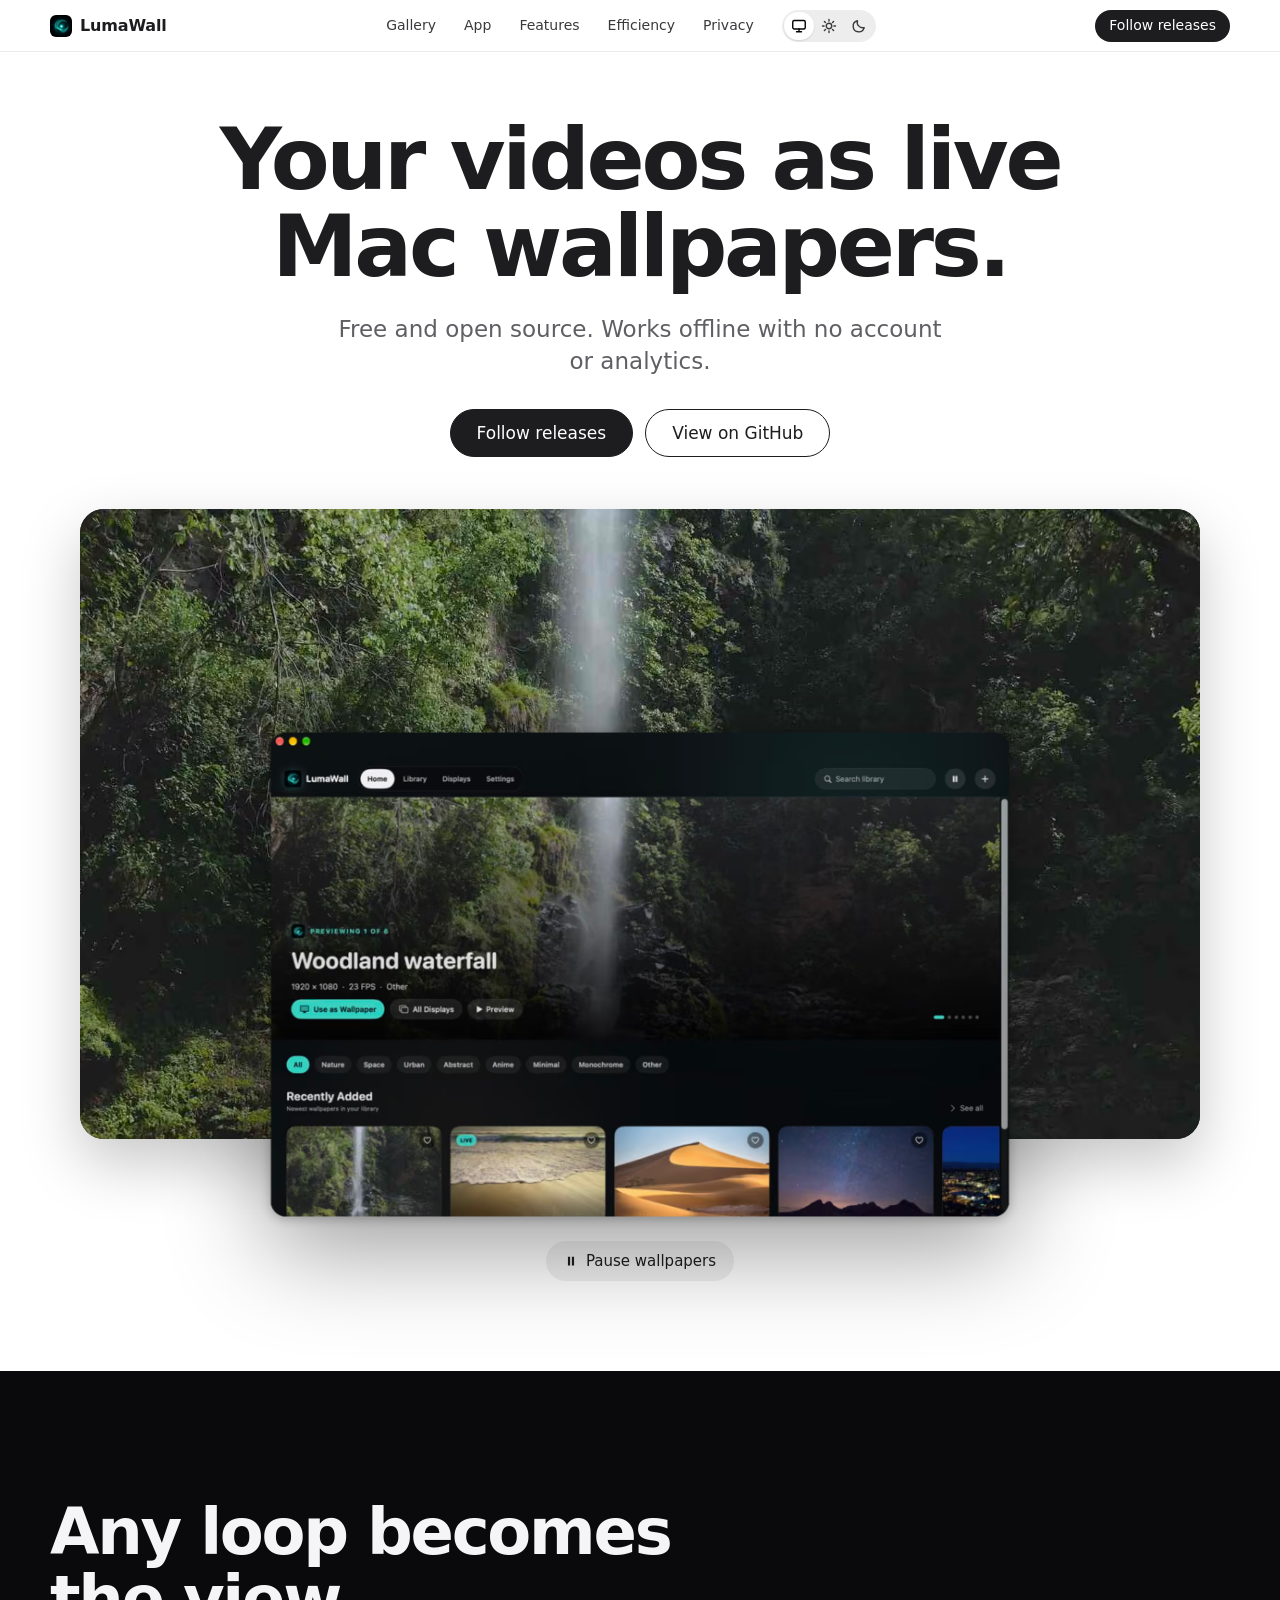
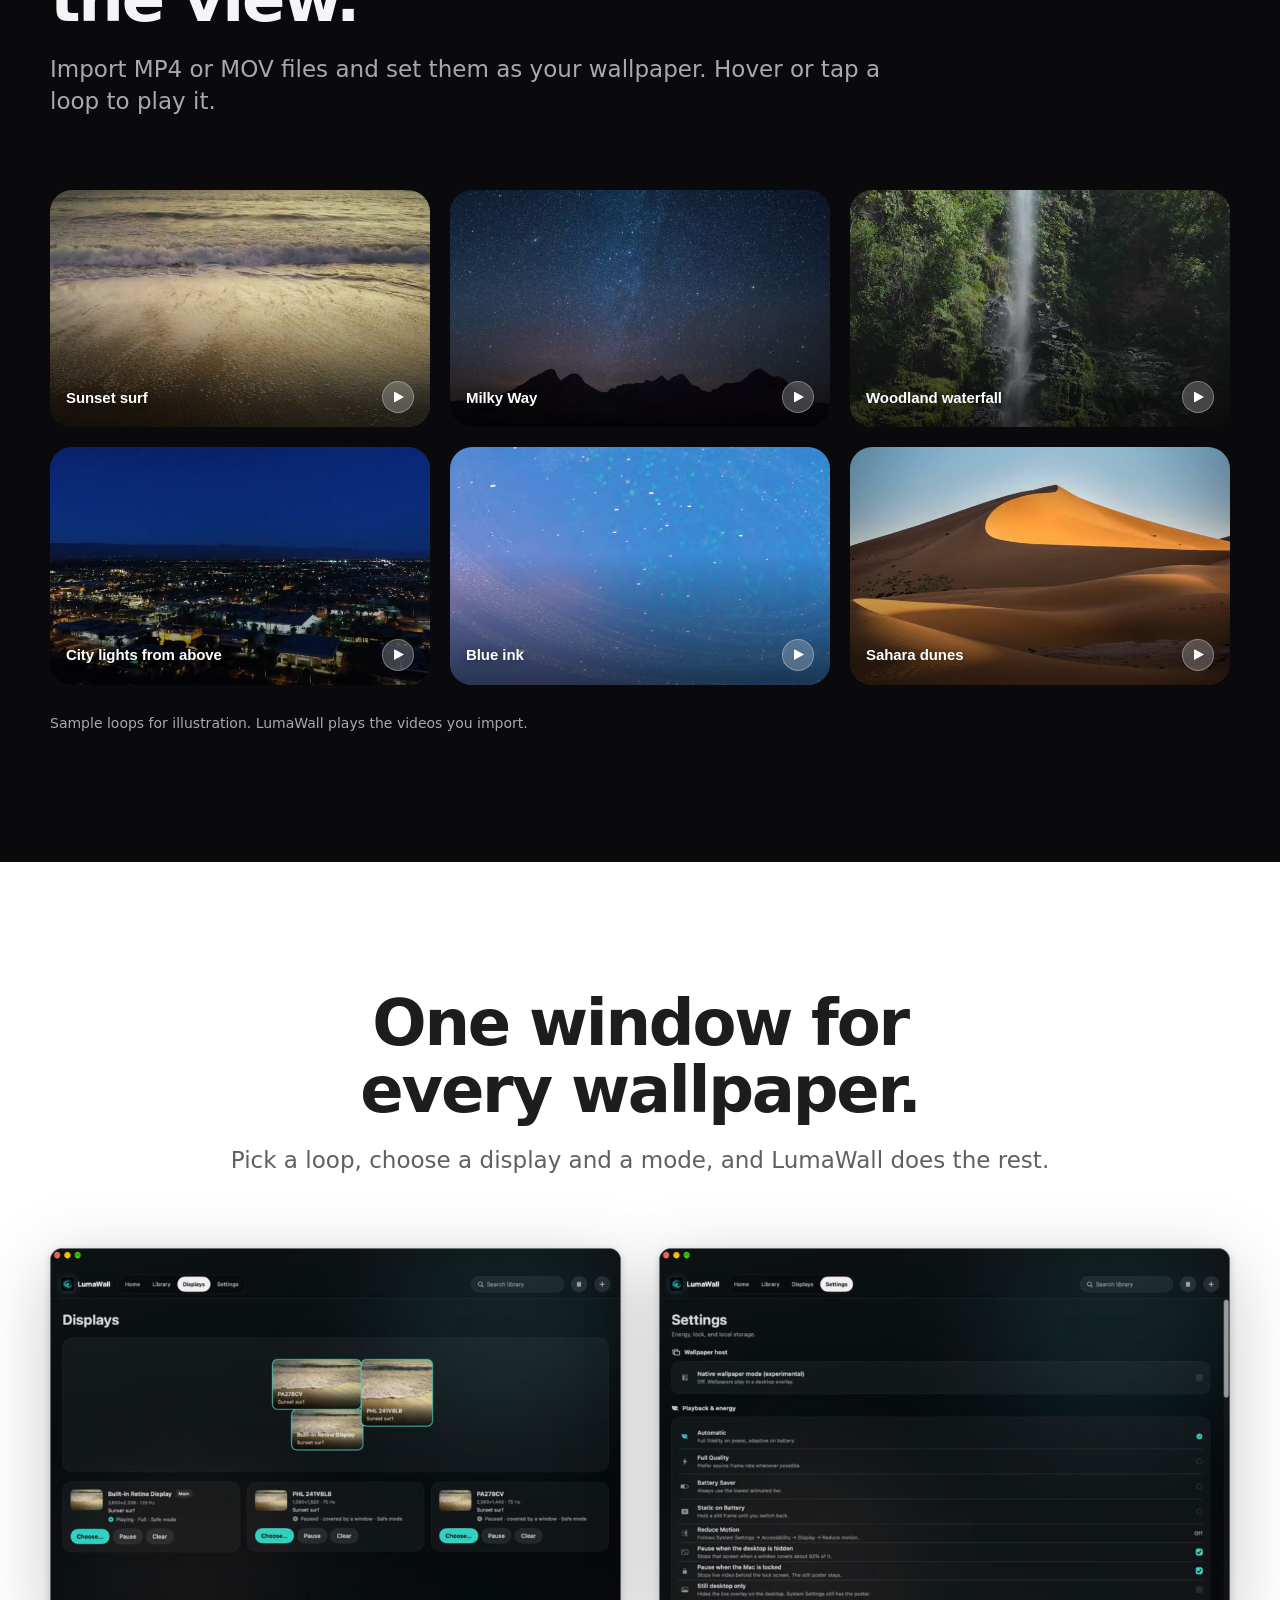
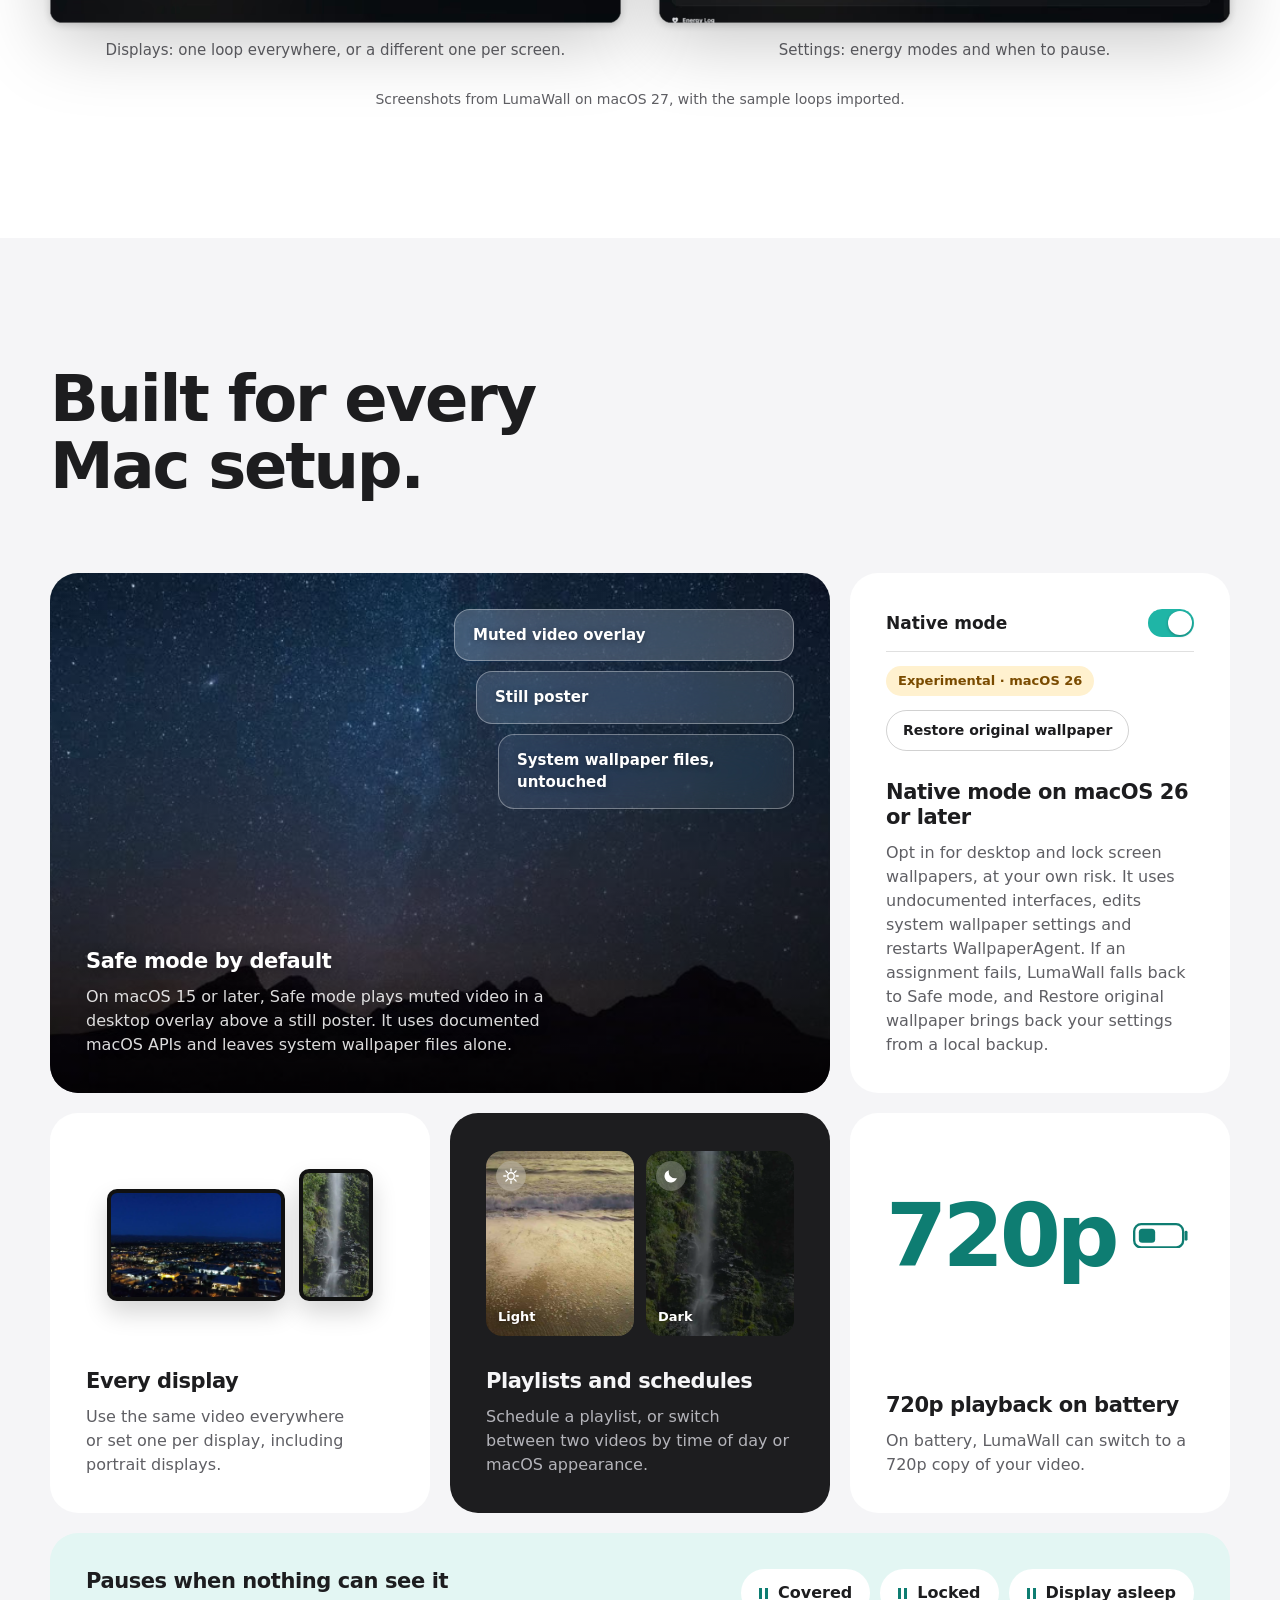
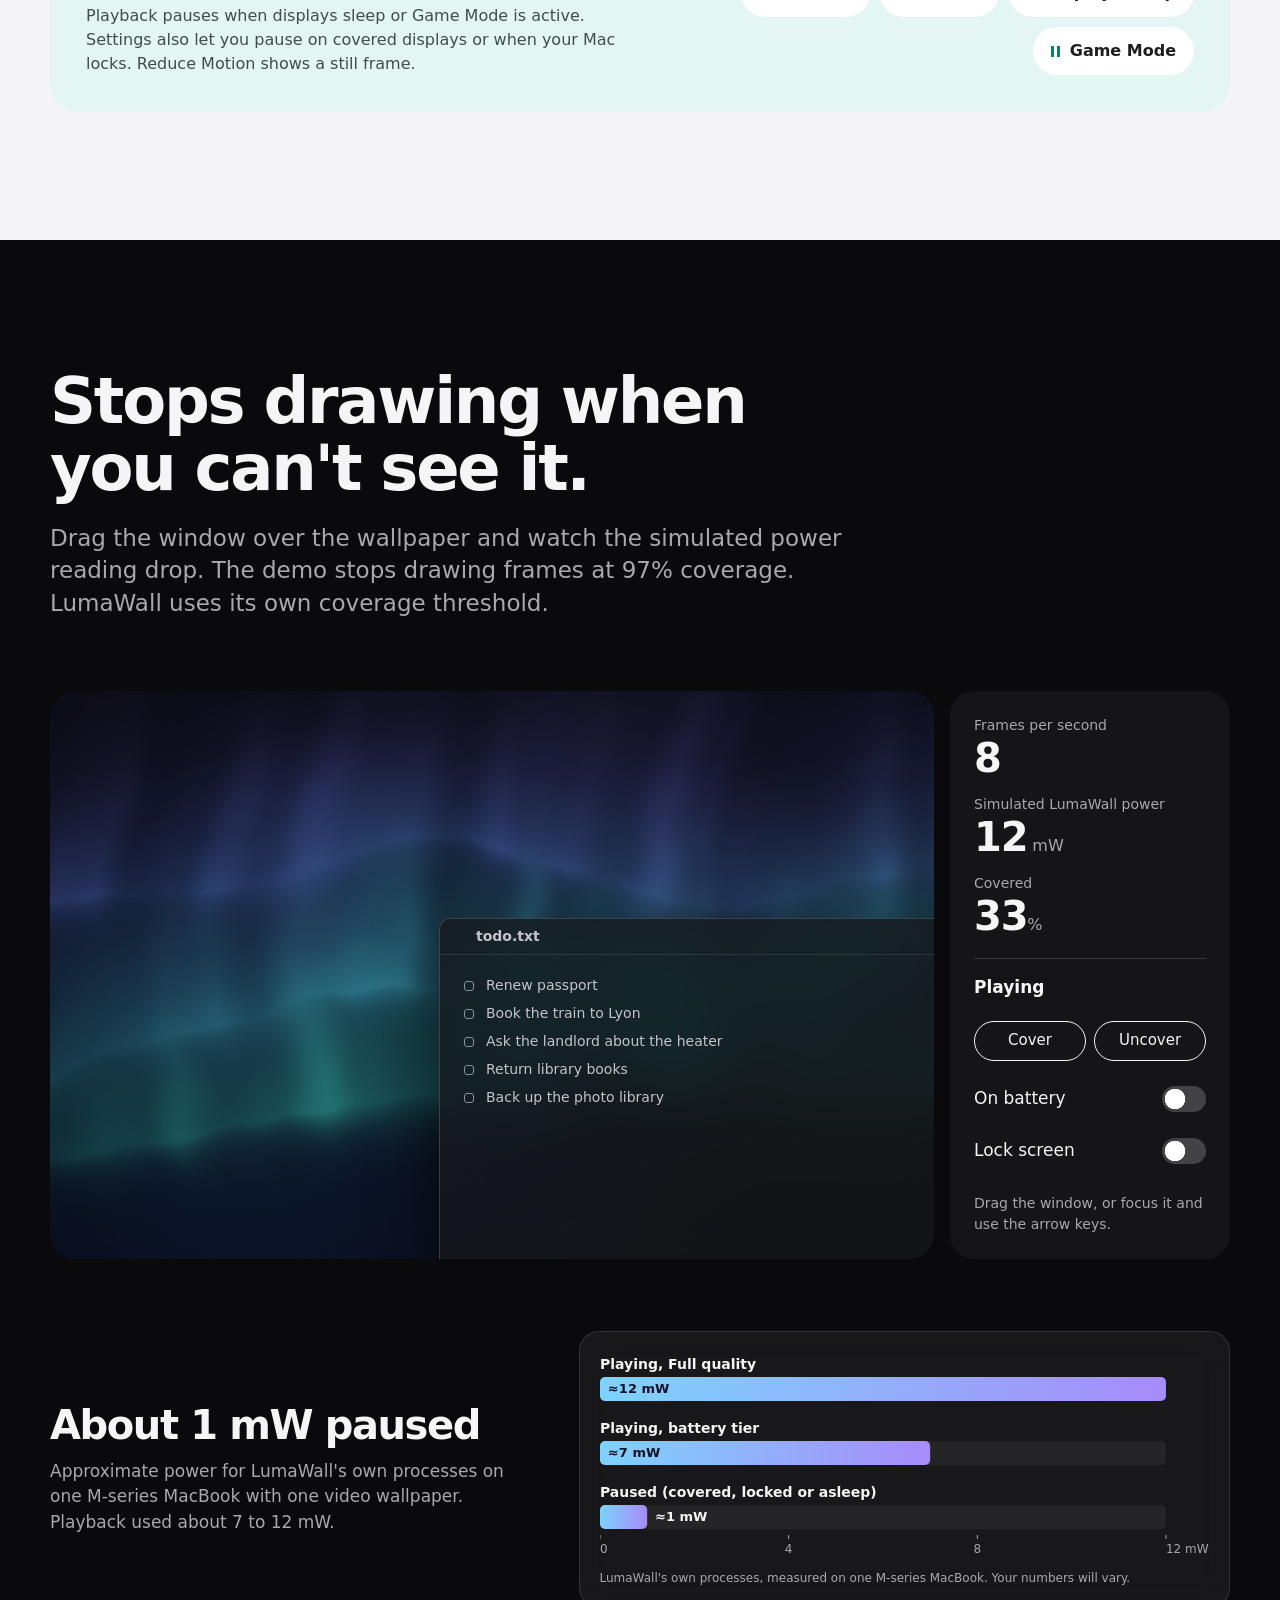
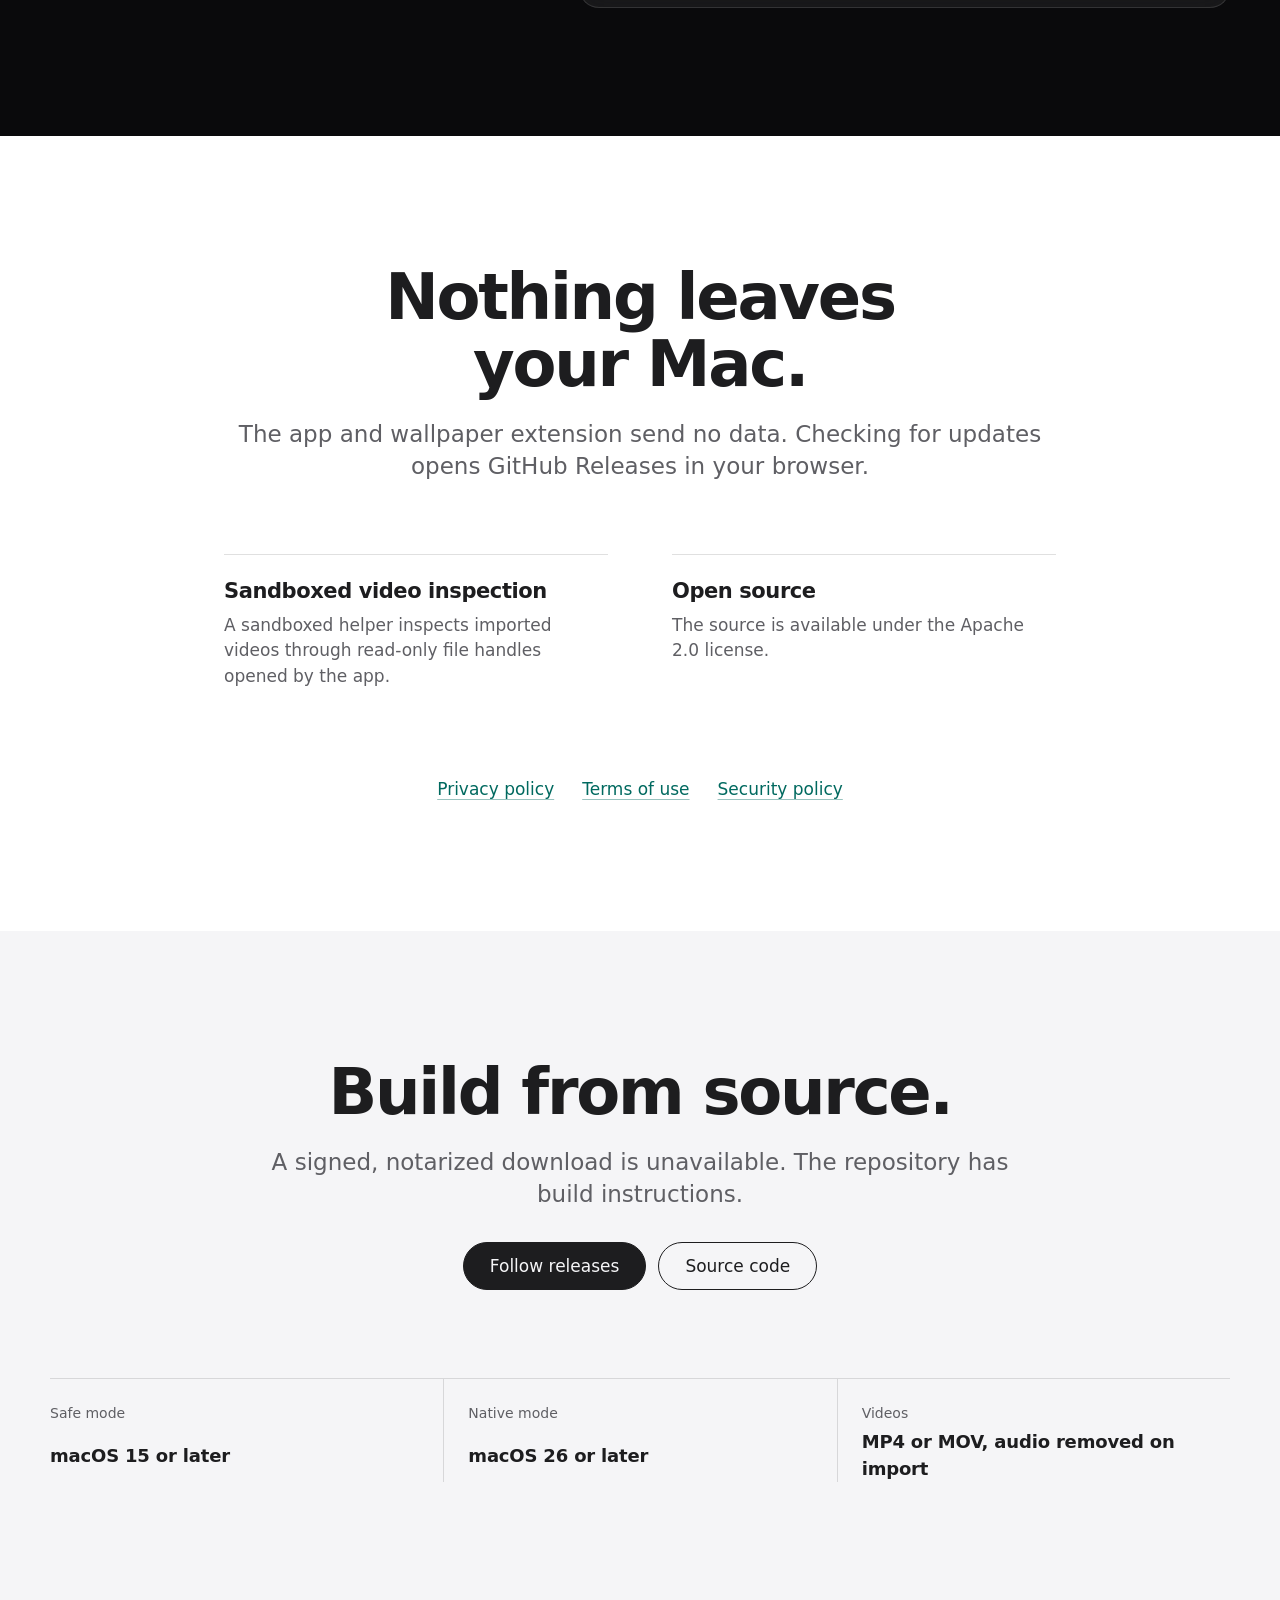
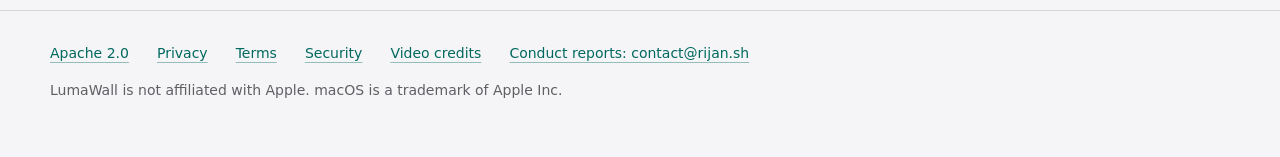
<file: site/index.html>
<!doctype html>
<html lang="en">
  <head>
    <meta charset="utf-8" />
    <meta name="viewport" content="width=device-width, initial-scale=1, viewport-fit=cover" />
    <title>LumaWall: Your videos as live Mac wallpapers.</title>
    <meta
      name="description"
      content="Your videos as live Mac wallpapers. Free and open source. Works offline with no account or analytics."
    />
    <meta name="color-scheme" content="light dark" />
    <meta name="theme-color" content="#ffffff" media="(prefers-color-scheme: light)" />
    <meta name="theme-color" content="#141416" media="(prefers-color-scheme: dark)" />
    <link rel="canonical" href="https://lumawall.rijan.sh/" />
    <meta property="og:type" content="website" />
    <meta property="og:url" content="https://lumawall.rijan.sh/" />
    <meta property="og:title" content="LumaWall: Your videos as live Mac wallpapers." />
    <meta property="og:description" content="Free and open source. Works offline with no account or analytics." />
    <meta property="og:image" content="https://lumawall.rijan.sh/og.png" />
    <meta property="og:image:width" content="1200" />
    <meta property="og:image:height" content="630" />
    <meta property="og:image:alt" content="LumaWall: Your videos as live Mac wallpapers. A waterfall runs down a mossy cliff." />
    <meta property="og:site_name" content="LumaWall" />
    <meta name="twitter:card" content="summary_large_image" />
    <meta name="twitter:title" content="LumaWall: Your videos as live Mac wallpapers." />
    <meta name="twitter:description" content="Free and open source. Works offline with no account or analytics." />
    <meta name="twitter:image" content="https://lumawall.rijan.sh/og.png" />
    <meta name="twitter:image:alt" content="LumaWall: Your videos as live Mac wallpapers. A waterfall runs down a mossy cliff." />
    <link rel="icon" href="/favicon.ico" sizes="16x16 32x32 48x48" />
    <link rel="apple-touch-icon" href="/apple-touch-icon.png" sizes="180x180" />
    <link rel="manifest" href="/site.webmanifest" />
    <link rel="stylesheet" href="styles.css" />
    <link rel="stylesheet" href="css/hero.css" />
    <link rel="stylesheet" href="css/gallery.css" />
    <link rel="stylesheet" href="css/app.css" />
    <link rel="stylesheet" href="css/features.css" />
    <link rel="stylesheet" href="css/efficiency.css" />
    <link rel="stylesheet" href="css/energy.css" />
    <script src="js/theme.js"></script>
    <script type="module" src="js/main.js"></script>
  </head>
  <body>
    <a class="skip" href="#main">Skip to content</a>

    <header class="nav" data-tone="light">
      <nav class="nav-inner" aria-label="Sections" data-nav>
        <a class="brand" href="#top"><img src="icon.png" alt="" width="22" height="22" />LumaWall</a>
        <ul id="nav-menu" data-nav-menu>
          <li><a href="#gallery">Gallery</a></li>
          <li><a href="#app">App</a></li>
          <li><a href="#features">Features</a></li>
          <li><a href="#efficiency">Efficiency</a></li>
          <li><a href="#privacy">Privacy</a></li>
          <li class="theme-li" hidden>
            <div class="theme-switch" role="group" aria-label="Colour theme" data-theme-switch>
              <button type="button" data-choice="system" aria-pressed="true" aria-label="System theme" title="System">
                <svg viewBox="0 0 16 16" aria-hidden="true"><rect x="1.75" y="2.5" width="12.5" height="8.5" rx="1.5" /><path d="M5.5 13.75h5M8 11v2.75" /></svg><span>System</span>
              </button>
              <button type="button" data-choice="light" aria-pressed="false" aria-label="Light theme" title="Light">
                <svg viewBox="0 0 16 16" aria-hidden="true"><circle cx="8" cy="8" r="2.75" /><path d="M8 1.5v1.6M8 12.9v1.6M1.5 8h1.6M12.9 8h1.6M3.4 3.4l1.1 1.1M11.5 11.5l1.1 1.1M12.6 3.4l-1.1 1.1M4.5 11.5l-1.1 1.1" /></svg><span>Light</span>
              </button>
              <button type="button" data-choice="dark" aria-pressed="false" aria-label="Dark theme" title="Dark">
                <svg viewBox="0 0 16 16" aria-hidden="true"><path d="M13.2 9.6A5.6 5.6 0 0 1 6.4 2.8a5.6 5.6 0 1 0 6.8 6.8z" /></svg><span>Dark</span>
              </button>
            </div>
          </li>
        </ul>
        <a class="nav-cta" href="https://github.com/Luseefor/LumaWall/releases">Follow releases</a>
        <button type="button" class="nav-toggle" data-nav-toggle aria-expanded="false" aria-controls="nav-menu" aria-label="Menu" hidden>
          <svg viewBox="0 0 20 20" aria-hidden="true"><line class="l1" x1="3" y1="6.5" x2="17" y2="6.5" /><line class="l2" x1="3" y1="13.5" x2="17" y2="13.5" /></svg>
        </button>
      </nav>
    </header>

    <main id="main">
      <section class="hero" id="top" aria-labelledby="hero-title">
        <div class="hero-copy">
          <h1 id="hero-title">Your videos as live Mac wallpapers.</h1>
          <p class="lede">Free and open source. Works offline with no account or analytics.</p>
          <div class="actions">
            <a class="button primary" href="https://github.com/Luseefor/LumaWall/releases">Follow releases</a>
            <a class="button" href="https://github.com/Luseefor/LumaWall">View on GitHub</a>
          </div>
        </div>

        <div class="rig-wrap">
          <figure class="shot" role="img" aria-label="The LumaWall window over a Mac desktop that is playing a video wallpaper">
            <div class="shot-desktop" data-cycle="5200">
                  <picture class="poster"><source type="image/avif" srcset="media/wall-3-800.avif 800w, media/wall-3-1600.avif 1600w" sizes="(min-width: 1200px) 1080px, 96vw" /><source type="image/webp" srcset="media/wall-3-800.webp 800w, media/wall-3-1600.webp 1600w" sizes="(min-width: 1200px) 1080px, 96vw" /><img src="media/wall-3-800.jpg" srcset="media/wall-3-800.jpg 800w, media/wall-3-1600.jpg 1600w" sizes="(min-width: 1200px) 1080px, 96vw" width="1600" height="900" alt="" decoding="async" fetchpriority="high" /></picture>
                  <video class="layer on" data-layer data-src="media/wall-3.mp4" muted loop playsinline preload="none" disablepictureinpicture disableremoteplayback aria-hidden="true" tabindex="-1" ></video>
                  <video class="layer" data-layer data-src="media/wall-2.mp4" muted loop playsinline preload="none" disablepictureinpicture disableremoteplayback aria-hidden="true" tabindex="-1" ></video>
                  <video class="layer" data-layer data-src="media/wall-1.mp4" muted loop playsinline preload="none" disablepictureinpicture disableremoteplayback aria-hidden="true" tabindex="-1" ></video>
            </div>
            <picture class="shot-window"><source type="image/avif" srcset="media/app-home-800.avif 800w, media/app-home-1324.avif 1324w" sizes="(min-width: 1200px) 720px, 66vw" /><source type="image/webp" srcset="media/app-home-800.webp 800w, media/app-home-1324.webp 1324w" sizes="(min-width: 1200px) 720px, 66vw" /><img src="media/app-home-800.jpg" srcset="media/app-home-800.jpg 800w, media/app-home-1324.jpg 1324w" sizes="(min-width: 1200px) 720px, 66vw" width="1324" height="869" alt="" decoding="async" /></picture>
          </figure>
          <button type="button" class="pill" data-hero-pause aria-pressed="false">
            <svg viewBox="0 0 16 16" width="14" height="14" aria-hidden="true"><path d="M4.5 3h2.5v10H4.5zM9 3h2.5v10H9z" fill="currentColor" /></svg>
            <span data-label>Pause wallpapers</span>
          </button>
        </div>
      </section>

      <section class="section dark" id="gallery" aria-labelledby="gallery-title">
        <div class="wrap">
          <header class="head" data-reveal>
            <h2 id="gallery-title">Any loop becomes the view.</h2>
            <p>Import MP4 or MOV files and set them as your wallpaper. Hover or tap a loop to play it.</p>
          </header>
          <ul class="cards" data-reveal>
          <li>
            <button class="card" type="button" data-card aria-pressed="false" aria-label="Play sunset surf">
              <picture class="poster"><source type="image/avif" srcset="media/wall-1-800.avif 800w, media/wall-1-1600.avif 1600w" sizes="(min-width: 1200px) 380px, (min-width: 901px) 31vw, (min-width: 601px) 45vw, 82vw" /><source type="image/webp" srcset="media/wall-1-800.webp 800w, media/wall-1-1600.webp 1600w" sizes="(min-width: 1200px) 380px, (min-width: 901px) 31vw, (min-width: 601px) 45vw, 82vw" /><img src="media/wall-1-800.jpg" srcset="media/wall-1-800.jpg 800w, media/wall-1-1600.jpg 1600w" sizes="(min-width: 1200px) 380px, (min-width: 901px) 31vw, (min-width: 601px) 45vw, 82vw" width="1600" height="900" alt="" decoding="async" loading="lazy" /></picture>
              <video class="card-video" data-src="media/wall-1.mp4" muted loop playsinline preload="none" disablepictureinpicture disableremoteplayback aria-hidden="true" tabindex="-1" ></video>
              <span class="card-cap"><span>Sunset surf</span><span class="card-state" aria-hidden="true"></span></span>
            </button>
          </li>
          <li>
            <button class="card" type="button" data-card aria-pressed="false" aria-label="Play milky way">
              <picture class="poster"><source type="image/avif" srcset="media/wall-2-800.avif 800w, media/wall-2-1600.avif 1600w" sizes="(min-width: 1200px) 380px, (min-width: 901px) 31vw, (min-width: 601px) 45vw, 82vw" /><source type="image/webp" srcset="media/wall-2-800.webp 800w, media/wall-2-1600.webp 1600w" sizes="(min-width: 1200px) 380px, (min-width: 901px) 31vw, (min-width: 601px) 45vw, 82vw" /><img src="media/wall-2-800.jpg" srcset="media/wall-2-800.jpg 800w, media/wall-2-1600.jpg 1600w" sizes="(min-width: 1200px) 380px, (min-width: 901px) 31vw, (min-width: 601px) 45vw, 82vw" width="1600" height="900" alt="" decoding="async" loading="lazy" /></picture>
              <video class="card-video" data-src="media/wall-2.mp4" muted loop playsinline preload="none" disablepictureinpicture disableremoteplayback aria-hidden="true" tabindex="-1" ></video>
              <span class="card-cap"><span>Milky Way</span><span class="card-state" aria-hidden="true"></span></span>
            </button>
          </li>
          <li>
            <button class="card" type="button" data-card aria-pressed="false" aria-label="Play woodland waterfall">
              <picture class="poster"><source type="image/avif" srcset="media/wall-3-800.avif 800w, media/wall-3-1600.avif 1600w" sizes="(min-width: 1200px) 380px, (min-width: 901px) 31vw, (min-width: 601px) 45vw, 82vw" /><source type="image/webp" srcset="media/wall-3-800.webp 800w, media/wall-3-1600.webp 1600w" sizes="(min-width: 1200px) 380px, (min-width: 901px) 31vw, (min-width: 601px) 45vw, 82vw" /><img src="media/wall-3-800.jpg" srcset="media/wall-3-800.jpg 800w, media/wall-3-1600.jpg 1600w" sizes="(min-width: 1200px) 380px, (min-width: 901px) 31vw, (min-width: 601px) 45vw, 82vw" width="1600" height="900" alt="" decoding="async" loading="lazy" /></picture>
              <video class="card-video" data-src="media/wall-3.mp4" muted loop playsinline preload="none" disablepictureinpicture disableremoteplayback aria-hidden="true" tabindex="-1" ></video>
              <span class="card-cap"><span>Woodland waterfall</span><span class="card-state" aria-hidden="true"></span></span>
            </button>
          </li>
          <li>
            <button class="card" type="button" data-card aria-pressed="false" aria-label="Play city lights from above">
              <picture class="poster"><source type="image/avif" srcset="media/wall-4-800.avif 800w, media/wall-4-1600.avif 1600w" sizes="(min-width: 1200px) 380px, (min-width: 901px) 31vw, (min-width: 601px) 45vw, 82vw" /><source type="image/webp" srcset="media/wall-4-800.webp 800w, media/wall-4-1600.webp 1600w" sizes="(min-width: 1200px) 380px, (min-width: 901px) 31vw, (min-width: 601px) 45vw, 82vw" /><img src="media/wall-4-800.jpg" srcset="media/wall-4-800.jpg 800w, media/wall-4-1600.jpg 1600w" sizes="(min-width: 1200px) 380px, (min-width: 901px) 31vw, (min-width: 601px) 45vw, 82vw" width="1600" height="900" alt="" decoding="async" loading="lazy" /></picture>
              <video class="card-video" data-src="media/wall-4.mp4" muted loop playsinline preload="none" disablepictureinpicture disableremoteplayback aria-hidden="true" tabindex="-1" ></video>
              <span class="card-cap"><span>City lights from above</span><span class="card-state" aria-hidden="true"></span></span>
            </button>
          </li>
          <li>
            <button class="card" type="button" data-card aria-pressed="false" aria-label="Play blue ink">
              <picture class="poster"><source type="image/avif" srcset="media/wall-5-800.avif 800w, media/wall-5-1600.avif 1600w" sizes="(min-width: 1200px) 380px, (min-width: 901px) 31vw, (min-width: 601px) 45vw, 82vw" /><source type="image/webp" srcset="media/wall-5-800.webp 800w, media/wall-5-1600.webp 1600w" sizes="(min-width: 1200px) 380px, (min-width: 901px) 31vw, (min-width: 601px) 45vw, 82vw" /><img src="media/wall-5-800.jpg" srcset="media/wall-5-800.jpg 800w, media/wall-5-1600.jpg 1600w" sizes="(min-width: 1200px) 380px, (min-width: 901px) 31vw, (min-width: 601px) 45vw, 82vw" width="1600" height="900" alt="" decoding="async" loading="lazy" /></picture>
              <video class="card-video" data-src="media/wall-5.mp4" muted loop playsinline preload="none" disablepictureinpicture disableremoteplayback aria-hidden="true" tabindex="-1" ></video>
              <span class="card-cap"><span>Blue ink</span><span class="card-state" aria-hidden="true"></span></span>
            </button>
          </li>
          <li>
            <button class="card" type="button" data-card aria-pressed="false" aria-label="Play Sahara dunes">
              <picture class="poster"><source type="image/avif" srcset="media/wall-6-800.avif 800w, media/wall-6-1600.avif 1600w" sizes="(min-width: 1200px) 380px, (min-width: 901px) 31vw, (min-width: 601px) 45vw, 82vw" /><source type="image/webp" srcset="media/wall-6-800.webp 800w, media/wall-6-1600.webp 1600w" sizes="(min-width: 1200px) 380px, (min-width: 901px) 31vw, (min-width: 601px) 45vw, 82vw" /><img src="media/wall-6-800.jpg" srcset="media/wall-6-800.jpg 800w, media/wall-6-1600.jpg 1600w" sizes="(min-width: 1200px) 380px, (min-width: 901px) 31vw, (min-width: 601px) 45vw, 82vw" width="1600" height="900" alt="" decoding="async" loading="lazy" /></picture>
              <video class="card-video" data-src="media/wall-6.mp4" muted loop playsinline preload="none" disablepictureinpicture disableremoteplayback aria-hidden="true" tabindex="-1" ></video>
              <span class="card-cap"><span>Sahara dunes</span><span class="card-state" aria-hidden="true"></span></span>
            </button>
          </li>
          </ul>
          <p class="note">Sample loops for illustration. LumaWall plays the videos you import.</p>
        </div>
      </section>

      <section class="section" id="app" aria-labelledby="app-title">
        <div class="wrap">
          <header class="head center" data-reveal>
            <h2 id="app-title">One window for every wallpaper.</h2>
            <p>Pick a loop, choose a display and a mode, and LumaWall does the rest.</p>
          </header>
          <div class="shots" data-reveal>
            <figure>
              <picture><source type="image/avif" srcset="media/app-displays-800.avif 800w, media/app-displays-1324.avif 1324w" sizes="(min-width: 1100px) 520px, (min-width: 761px) 46vw, 92vw" /><source type="image/webp" srcset="media/app-displays-800.webp 800w, media/app-displays-1324.webp 1324w" sizes="(min-width: 1100px) 520px, (min-width: 761px) 46vw, 92vw" /><img src="media/app-displays-800.jpg" srcset="media/app-displays-800.jpg 800w, media/app-displays-1324.jpg 1324w" sizes="(min-width: 1100px) 520px, (min-width: 761px) 46vw, 92vw" width="1324" height="869" alt="The Displays page: three connected displays, each playing the Sunset surf loop, with Choose, Pause and Clear buttons" decoding="async" loading="lazy" /></picture>
              <figcaption>Displays: one loop everywhere, or a different one per screen.</figcaption>
            </figure>
            <figure>
              <picture><source type="image/avif" srcset="media/app-settings-800.avif 800w, media/app-settings-1324.avif 1324w" sizes="(min-width: 1100px) 520px, (min-width: 761px) 46vw, 92vw" /><source type="image/webp" srcset="media/app-settings-800.webp 800w, media/app-settings-1324.webp 1324w" sizes="(min-width: 1100px) 520px, (min-width: 761px) 46vw, 92vw" /><img src="media/app-settings-800.jpg" srcset="media/app-settings-800.jpg 800w, media/app-settings-1324.jpg 1324w" sizes="(min-width: 1100px) 520px, (min-width: 761px) 46vw, 92vw" width="1324" height="869" alt="The Settings page: Native wallpaper mode, energy modes and pause rules" decoding="async" loading="lazy" /></picture>
              <figcaption>Settings: energy modes and when to pause.</figcaption>
            </figure>
          </div>
          <p class="note center">Screenshots from LumaWall on macOS 27, with the sample loops imported.</p>
        </div>
      </section>

      <section class="section alt" id="features" aria-labelledby="features-title">
        <div class="wrap">
          <header class="head" data-reveal>
            <h2 id="features-title">Built for every Mac setup.</h2>
          </header>
          <ul class="bento">
            <li class="tile t-safe" data-reveal>
              <img class="tile-bg" src="media/wall-2-800.jpg" alt="" loading="lazy" width="1600" height="900" />
              <div class="layers" aria-hidden="true">
                <span class="layer-card l1">Muted video overlay</span>
                <span class="layer-card l2">Still poster</span>
                <span class="layer-card l3">System wallpaper files, untouched</span>
              </div>
              <div class="tile-text">
                <h3>Safe mode by default</h3>
                <p>
                  On macOS 15 or later, Safe mode plays muted video in a desktop overlay above a still poster. It
                  uses documented macOS APIs and leaves system wallpaper files alone.
                </p>
              </div>
            </li>
            <li class="tile t-native" data-reveal>
              <div class="mini-ui" aria-hidden="true">
                <div class="row"><span>Native mode</span><span class="toggle on"></span></div>
                <span class="badge">Experimental · macOS 26</span>
                <span class="mini-button">Restore original wallpaper</span>
              </div>
              <div class="tile-text">
                <h3>Native mode on macOS 26 or later</h3>
                <p>
                  Opt in for desktop and lock screen wallpapers, at your own risk. It uses undocumented interfaces,
                  edits system wallpaper settings and restarts WallpaperAgent. If an assignment fails, LumaWall falls
                  back to Safe mode, and Restore original wallpaper brings back your settings from a local backup.
                </p>
              </div>
            </li>
            <li class="tile t-displays" data-reveal>
              <div class="mini-displays" aria-hidden="true">
                <span class="md wide"><img src="media/wall-4-800.jpg" alt="" loading="lazy" width="1600" height="900" /></span>
                <span class="md tall"><img src="media/wall-portrait-360.jpg" alt="" loading="lazy" width="720" height="1280" /></span>
              </div>
              <div class="tile-text">
                <h3>Every display</h3>
                <p>Use the same video everywhere or set one per display, including portrait displays.</p>
              </div>
            </li>
            <li class="tile t-time dark" data-reveal>
              <div class="day-night" aria-hidden="true">
                <span class="dn day"><img src="media/wall-1-800.jpg" alt="" loading="lazy" width="1600" height="900" /><svg viewBox="0 0 20 20"><circle cx="10" cy="10" r="3.6" /><path d="M10 2v2.4M10 15.6V18M2 10h2.4M15.6 10H18M4.3 4.3 6 6M14 14l1.7 1.7M15.7 4.3 14 6M6 14l-1.7 1.7" /></svg></span>
                <span class="dn night"><img src="media/wall-3-800.jpg" alt="" loading="lazy" width="1600" height="900" /><svg viewBox="0 0 20 20"><path d="M16.5 12.2A7 7 0 0 1 7.8 3.5a7 7 0 1 0 8.7 8.7z" /></svg></span>
              </div>
              <div class="tile-text">
                <h3>Playlists and schedules</h3>
                <p>Schedule a playlist, or switch between two videos by time of day or macOS appearance.</p>
              </div>
            </li>
            <li class="tile t-battery" data-reveal>
              <div class="big-number" aria-hidden="true">
                <span>720p</span>
                <svg viewBox="0 0 48 22" width="48" height="22"><rect x="1" y="1" width="42" height="20" rx="6" fill="none" stroke="currentColor" stroke-width="2" /><rect x="5" y="5" width="14" height="12" rx="3" fill="currentColor" /><path d="M45.5 8v6" stroke="currentColor" stroke-width="2.5" stroke-linecap="round" /></svg>
              </div>
              <div class="tile-text">
                <h3>720p playback on battery</h3>
                <p>On battery, LumaWall can switch to a 720p copy of your video.</p>
              </div>
            </li>
            <li class="tile t-rules" data-reveal>
              <div class="tile-text">
                <h3>Pauses when nothing can see it</h3>
                <p>
                  Playback pauses when displays sleep or Game Mode is active. Settings also let you pause on covered
                  displays or when your Mac locks. Reduce Motion shows a still frame.
                </p>
              </div>
              <ul class="states" aria-hidden="true">
                <li>Covered</li><li>Locked</li><li>Display asleep</li><li>Game Mode</li>
              </ul>
            </li>
          </ul>
        </div>
      </section>

      <section class="section dark" id="efficiency" aria-labelledby="efficiency-title">
        <div class="wrap">
          <header class="head" data-reveal>
            <h2 id="efficiency-title">Stops drawing when you can't see it.</h2>
            <p>
              Drag the window over the wallpaper and watch the simulated power reading drop. The demo stops drawing
              frames at 97% coverage. LumaWall uses its own coverage threshold.
            </p>
          </header>

          <div class="demo" data-demo data-reveal>
            <div class="stage" data-stage>
              <canvas class="wall" aria-hidden="true"></canvas>
              <div
                class="window"
                data-window
                tabindex="0"
                role="group"
                aria-label="todo.txt window"
                aria-describedby="window-hint"
              >
                <div class="titlebar">
                  <span class="lights" aria-hidden="true"><i></i><i></i><i></i></span>
                  <span class="title">todo.txt</span>
                </div>
                <ul class="window-body" aria-hidden="true">
                  <li>Renew passport</li>
                  <li>Book the train to Lyon</li>
                  <li>Ask the landlord about the heater</li>
                  <li>Return library books</li>
                  <li>Back up the photo library</li>
                </ul>
              </div>
            </div>

            <div class="panel">
              <dl class="readouts">
                <div>
                  <dt>Frames per second</dt>
                  <dd class="num" data-fps>60</dd>
                </div>
                <div>
                  <dt>Simulated LumaWall power</dt>
                  <dd><span class="num" data-mw>12</span><span class="unit"> mW</span></dd>
                </div>
                <div>
                  <dt>Covered</dt>
                  <dd><span class="num" data-cover>0</span><span class="unit">%</span></dd>
                </div>
              </dl>
              <p class="status" data-status role="status" aria-live="polite">Playing</p>

              <div class="controls">
                <div class="pair">
                  <button type="button" class="button small" data-cover-button>Cover</button>
                  <button type="button" class="button small" data-uncover-button>Uncover</button>
                </div>
                <button type="button" class="switch" role="switch" aria-checked="false" data-battery>On battery</button>
                <button type="button" class="switch" role="switch" aria-checked="false" data-lock>Lock screen</button>
              </div>
              <p class="hint" id="window-hint">Drag the window, or focus it and use the arrow keys.</p>
              <p class="hint" data-still-note hidden>
                Reduced motion is on. The wallpaper stays still while the demo simulates playback.
              </p>
            </div>
          </div>

          <div class="energy" data-reveal>
            <div class="energy-copy">
              <h3>About 1 mW paused</h3>
              <p>
                Approximate power for LumaWall's own processes on one M-series MacBook with one video wallpaper.
                Playback used about 7 to 12 mW.
              </p>
            </div>
            <div data-energy-chart></div>
          </div>
        </div>
      </section>

      <section class="section" id="privacy" aria-labelledby="privacy-title">
        <div class="wrap privacy">
          <header class="head center" data-reveal>
            <h2 id="privacy-title">Nothing leaves your Mac.</h2>
            <p>The app and wallpaper extension send no data. Checking for updates opens GitHub Releases in your browser.</p>
          </header>
          <ul class="facts" data-reveal>
            <li>
              <h3>Sandboxed video inspection</h3>
              <p>A sandboxed helper inspects imported videos through read-only file handles opened by the app.</p>
            </li>
            <li>
              <h3>Open source</h3>
              <p>The source is available under the Apache 2.0 license.</p>
            </li>
          </ul>
          <p class="links">
            <a href="https://github.com/Luseefor/LumaWall/blob/main/PRIVACY.md">Privacy policy</a>
            <a href="https://github.com/Luseefor/LumaWall/blob/main/TERMS.md">Terms of use</a>
            <a href="https://github.com/Luseefor/LumaWall/blob/main/SECURITY.md">Security policy</a>
          </p>
        </div>
      </section>

      <section class="section alt get-section" id="get" aria-labelledby="get-title">
        <div class="wrap">
          <div class="get" data-reveal>
            <h2 id="get-title">Build from source.</h2>
            <p>A signed, notarized download is unavailable. The repository has build instructions.</p>
            <div class="actions">
              <a class="button primary" href="https://github.com/Luseefor/LumaWall/releases">Follow releases</a>
              <a class="button" href="https://github.com/Luseefor/LumaWall">Source code</a>
            </div>
          </div>
          <dl class="requirements" data-reveal>
            <div>
              <dt>Safe mode</dt>
              <dd>macOS 15 or later</dd>
            </div>
            <div>
              <dt>Native mode</dt>
              <dd>macOS 26 or later</dd>
            </div>
            <div>
              <dt>Videos</dt>
              <dd>MP4 or MOV, audio removed on import</dd>
            </div>
          </dl>
        </div>
      </section>
    </main>

    <footer class="footer">
      <div class="wrap">
        <p class="links">
          <a href="https://github.com/Luseefor/LumaWall/blob/main/LICENSE">Apache 2.0</a>
          <a href="https://github.com/Luseefor/LumaWall/blob/main/PRIVACY.md">Privacy</a>
          <a href="https://github.com/Luseefor/LumaWall/blob/main/TERMS.md">Terms</a>
          <a href="https://github.com/Luseefor/LumaWall/blob/main/SECURITY.md">Security</a>
          <a href="media/CREDITS.md">Video credits</a>
          <a href="mailto:contact@rijan.sh">Conduct reports: contact@rijan.sh</a>
        </p>
        <p class="fine">LumaWall is not affiliated with Apple. macOS is a trademark of Apple Inc.</p>
      </div>
    </footer>
  </body>
</html>
</file>
<file: site/styles.css>
:root {
  color-scheme: light dark;

  --bg: #fff;
  --bg-alt: #f5f5f7;
  --ink: #1d1d1f;
  --ink-2: #5f5f64;
  --line: rgb(0 0 0 / 0.12);
  --link: #00695f;
  --focus: #007a6e;
  --bg-dark: #0a0a0c; /* the intentionally dark sections */
  --tile: #fff;
  --tile-dark: #1d1d1f;
  --tint: #e3f6f3;
  --tint-ink: #3f4d4b;
  --chip: #fff;
  --chip-ink: #1d1d1f;
  --teal: #0e7d72;
  --fill: rgb(0 0 0 / 0.06);
  --fill-hover: rgb(0 0 0 / 0.1);
  --toggle-off: #d1d1d6;
  --badge-bg: #fff1cf;
  --badge-ink: #7a4b00;
  --line-strong: rgb(0 0 0 / 0.18);
  --nav-solid: #fff;
  /* The app's accent (Theme.accent in Brand.swift). */
  --accent: #33d1c2;

  --font: system-ui, -apple-system, BlinkMacSystemFont, "SF Pro Display", "Segoe UI", Roboto, "Helvetica Neue", Arial,
    sans-serif;

  --nav: 52px;
  --gutter: clamp(20px, 5vw, 48px);
  --page: min(1180px, 100% - 2 * var(--gutter));

  --ease: cubic-bezier(0.22, 1, 0.36, 1);
  --pad-y: clamp(80px, 10vw, 136px);

  --text-hero: clamp(2.75rem, 1.2rem + 5.2vw, 5.5rem);
  --text-title: clamp(2.125rem, 1.2rem + 3.6vw, 4rem);
  --text-lede: clamp(1.125rem, 1rem + 0.55vw, 1.5rem);
}

/* Dark theme: the system's choice, unless the visitor picked Light. The same values are repeated for an explicit
   Dark, set on <html> by js/theme.js. Graphite surfaces; the dark sections go to true black so they stay distinct. */
@media (prefers-color-scheme: dark) {
  :root:not([data-theme="light"]) {
    --bg: #141416;
    --bg-alt: #1d1d20;
    --ink: #f5f5f7;
    --ink-2: #a6a6ad;
    --line: rgb(255 255 255 / 0.14);
    --link: #5eead9;
    --focus: #33d1c2;
    --bg-dark: #000;
    --tile: #27272b;
    --tile-dark: #000;
    --tint: #10312d;
    --tint-ink: #b9d6d2;
    --chip: #3a3a3f;
    --chip-ink: #f5f5f7;
    --teal: #4fe0d0;
    --fill: rgb(255 255 255 / 0.1);
    --fill-hover: rgb(255 255 255 / 0.16);
    --toggle-off: #56565c;
    --badge-bg: #3b2d0c;
    --badge-ink: #ffd98a;
    --line-strong: rgb(255 255 255 / 0.28);
    --nav-solid: #141416;
  }
}

:root[data-theme="light"] {
  color-scheme: light;
}

:root[data-theme="dark"] {
  color-scheme: dark;
  --bg: #141416;
  --bg-alt: #1d1d20;
  --ink: #f5f5f7;
  --ink-2: #a6a6ad;
  --line: rgb(255 255 255 / 0.14);
  --link: #5eead9;
  --focus: #33d1c2;
  --bg-dark: #000;
  --tile: #27272b;
  --tile-dark: #000;
  --tint: #10312d;
  --tint-ink: #b9d6d2;
  --chip: #3a3a3f;
  --chip-ink: #f5f5f7;
  --teal: #4fe0d0;
  --fill: rgb(255 255 255 / 0.1);
  --fill-hover: rgb(255 255 255 / 0.16);
  --toggle-off: #56565c;
  --badge-bg: #3b2d0c;
  --badge-ink: #ffd98a;
  --line-strong: rgb(255 255 255 / 0.28);
  --nav-solid: #141416;
}

/* Dark sections reset the palette; everything inside follows. */
.dark {
  color-scheme: dark;
  --bg: var(--bg-dark);
  --ink: #f5f5f7;
  --ink-2: #a8a8ae;
  --line: rgb(255 255 255 / 0.16);
  --link: #5eead9;
  --focus: #33d1c2;
}

.alt {
  --bg: var(--bg-alt);
}

*,
*::before,
*::after {
  box-sizing: border-box;
}

html {
  /* An anchor jump lands the section's top edge flush under the fixed nav. */
  scroll-padding-top: var(--nav);
  background: var(--bg);
  -webkit-text-size-adjust: 100%;
  overflow-x: clip; /* the energy chart's hidden data table is wider than a phone */
}

body {
  margin: 0;
  background: var(--bg);
  color: var(--ink);
  font: 400 1.0625rem / 1.5 var(--font);
  -webkit-font-smoothing: antialiased;
  text-rendering: optimizeLegibility;
}

h1,
h2,
h3,
p,
ul,
dl,
dd,
figure {
  margin: 0;
}

ul {
  padding: 0;
  list-style: none;
}

a {
  color: inherit;
}

:focus-visible {
  outline: 2px solid var(--focus);
  outline-offset: 3px;
  border-radius: 8px;
}

.num {
  font-variant-numeric: tabular-nums;
}

.skip {
  position: fixed;
  top: 8px;
  left: 8px;
  z-index: 20;
  padding: 8px 16px;
  border-radius: 8px;
  background: var(--ink);
  color: var(--bg);
  font-weight: 600;
  transform: translateY(-200%);
}

.skip:focus-visible {
  transform: none;
}

/* Navigation: crisp white glass on light sections, dark glass over dark ones (js/nav.js sets data-tone). */

.nav {
  --nav-bg: rgb(255 255 255 / 0.86);
  --nav-menu: rgb(255 255 255 / 0.97);
  --nav-ink: #1d1d1f;
  --nav-ink-2: #3a3a3d;
  --nav-ink-hover: #000;
  --nav-line: rgb(0 0 0 / 0.08);
  --nav-cta-bg: #1d1d1f;
  --nav-cta-ink: #fff;
  --nav-cta-hover: #000;
  --nav-seg: rgb(0 0 0 / 0.07);
  --nav-seg-on: #fff;
  position: fixed;
  inset: 0 0 auto;
  z-index: 10;
  height: var(--nav);
  background: var(--nav-bg);
  border-bottom: 1px solid var(--nav-line);
  color: var(--nav-ink);
  -webkit-backdrop-filter: saturate(1.8) blur(20px);
  backdrop-filter: saturate(1.8) blur(20px);
  transition:
    background-color 200ms ease-out,
    color 200ms ease-out;
}

.nav[data-tone="dark"] {
  --nav-bg: rgb(10 10 12 / 0.78);
  --nav-menu: rgb(10 10 12 / 0.97);
  --nav-ink: #f5f5f7;
  --nav-ink-2: #c9c9ce;
  --nav-ink-hover: #fff;
  --nav-line: rgb(255 255 255 / 0.14);
  --nav-cta-bg: #f5f5f7;
  --nav-cta-ink: #1d1d1f;
  --nav-cta-hover: #fff;
  --nav-seg: rgb(255 255 255 / 0.12);
  --nav-seg-on: rgb(255 255 255 / 0.28);
}

/* In the dark theme the bar over a normal section is graphite glass with light ink. */
@media (prefers-color-scheme: dark) {
  :root:not([data-theme="light"]) .nav[data-tone="light"] {
    --nav-bg: rgb(20 20 22 / 0.82);
    --nav-menu: rgb(20 20 22 / 0.97);
    --nav-ink: #f5f5f7;
    --nav-ink-2: #c9c9ce;
    --nav-ink-hover: #fff;
    --nav-line: rgb(255 255 255 / 0.12);
    --nav-cta-bg: #f5f5f7;
    --nav-cta-ink: #1d1d1f;
    --nav-cta-hover: #fff;
    --nav-seg: rgb(255 255 255 / 0.12);
    --nav-seg-on: rgb(255 255 255 / 0.28);
  }
}

:root[data-theme="dark"] .nav[data-tone="light"] {
  --nav-bg: rgb(20 20 22 / 0.82);
  --nav-menu: rgb(20 20 22 / 0.97);
  --nav-ink: #f5f5f7;
  --nav-ink-2: #c9c9ce;
  --nav-ink-hover: #fff;
  --nav-line: rgb(255 255 255 / 0.12);
  --nav-cta-bg: #f5f5f7;
  --nav-cta-ink: #1d1d1f;
  --nav-cta-hover: #fff;
  --nav-seg: rgb(255 255 255 / 0.12);
  --nav-seg-on: rgb(255 255 255 / 0.28);
}

.nav-inner {
  display: flex;
  align-items: center;
  justify-content: space-between;
  gap: 24px;
  width: var(--page);
  height: 100%;
  margin: 0 auto;
  color: var(--nav-ink);
  font-size: 0.875rem;
}

.nav-inner ul {
  display: flex;
  align-items: center;
  gap: 28px;
  margin-inline: auto;
}

.nav-inner a {
  text-decoration: none;
}

.nav-inner ul a {
  color: var(--nav-ink-2);
  transition: color 160ms ease-out;
}

.nav-inner ul a:hover {
  color: var(--nav-ink-hover);
}

.nav :focus-visible {
  outline-color: currentColor;
}

.brand {
  display: inline-flex;
  align-items: center;
  gap: 8px;
  font-weight: 600;
  font-size: 1rem;
  letter-spacing: -0.01em;
}

.brand img {
  border-radius: 6px;
}

.nav-cta {
  display: inline-flex;
  align-items: center;
  min-height: 32px;
  padding: 0 14px;
  border-radius: 999px;
  background: var(--nav-cta-bg);
  color: var(--nav-cta-ink);
  font-weight: 500;
  transition: background-color 160ms ease-out;
}

.nav-cta:hover {
  background: var(--nav-cta-hover);
}

.nav-toggle {
  display: none;
  align-items: center;
  justify-content: center;
  width: 44px;
  height: 44px;
  margin-right: -10px;
  padding: 0;
  border: 0;
  border-radius: 10px;
  background: none;
  color: inherit;
  cursor: pointer;
}

.nav-toggle svg {
  width: 20px;
  height: 20px;
}

.nav-toggle line {
  stroke: currentColor;
  stroke-width: 1.8;
  stroke-linecap: round;
  transform-origin: 10px 10px;
  transition:
    transform 200ms var(--ease),
    opacity 120ms ease-out;
}

.nav-toggle[aria-expanded="true"] .l1 {
  transform: translateY(3.5px) rotate(45deg);
}

.nav-toggle[aria-expanded="true"] .l2 {
  transform: translateY(-3.5px) rotate(-45deg);
}

/* Theme switch: System / Light / Dark. Icons in the bar, labelled buttons in the mobile menu. */

.theme-switch {
  display: inline-flex;
  padding: 2px;
  border-radius: 999px;
  background: var(--nav-seg);
}

.theme-switch button {
  display: inline-flex;
  align-items: center;
  justify-content: center;
  gap: 8px;
  width: 30px;
  height: 28px;
  padding: 0;
  border: 0;
  border-radius: 999px;
  background: none;
  color: var(--nav-ink-2);
  font: inherit;
  cursor: pointer;
  transition:
    background-color 160ms ease-out,
    color 160ms ease-out;
}

.theme-switch button:hover {
  color: var(--nav-ink-hover);
}

.theme-switch button[aria-pressed="true"] {
  background: var(--nav-seg-on);
  color: var(--nav-ink-hover);
  box-shadow: 0 1px 2px rgb(0 0 0 / 0.12);
}

.theme-switch svg {
  width: 16px;
  height: 16px;
  fill: none;
  stroke: currentColor;
  stroke-width: 1.4;
  stroke-linecap: round;
  stroke-linejoin: round;
}

.theme-switch span {
  position: absolute;
  width: 1px;
  height: 1px;
  overflow: hidden;
  clip-path: inset(50%);
  white-space: nowrap;
}

.theme-li[hidden] {
  display: none;
}

@media (min-width: 861px) and (max-width: 1060px) {
  .nav-inner {
    gap: 16px;
  }

  .nav-inner ul {
    gap: 18px;
  }
}

/* Buttons */

.actions {
  display: flex;
  flex-wrap: wrap;
  gap: 12px;
  margin-top: 32px;
}

.button {
  display: inline-flex;
  align-items: center;
  justify-content: center;
  min-height: 48px;
  padding: 0 26px;
  border: 1.5px solid var(--ink);
  border-radius: 999px;
  background: transparent;
  color: var(--ink);
  font: 500 1.0625rem / 1 var(--font);
  text-decoration: none;
  cursor: pointer;
  transition:
    background-color 160ms ease-out,
    color 160ms ease-out,
    transform 160ms var(--ease);
}

.button:hover {
  background: var(--ink);
  color: var(--bg);
}

.button:active {
  transform: scale(0.98);
}

.button.primary {
  background: var(--ink);
  color: var(--bg);
}

.button.primary:hover {
  background: color-mix(in srgb, var(--ink) 82%, var(--bg));
  border-color: transparent;
}

.button.small {
  min-height: 40px;
  padding: 0 18px;
  font-size: 0.9375rem;
}

/* Sections */

.section {
  background: var(--bg);
  color: var(--ink);
  padding: var(--pad-y) 0;
}

.wrap {
  width: var(--page);
  margin: 0 auto;
}

.head {
  max-width: 52rem;
  margin-bottom: clamp(40px, 6vw, 72px);
}

.head.center {
  margin-inline: auto;
  text-align: center;
}

.head h2,
.get h2 {
  font-size: var(--text-title);
  font-weight: 700;
  line-height: 1.05;
  letter-spacing: -0.035em;
  text-wrap: balance;
}

.head p,
.get p {
  margin-top: 20px;
  color: var(--ink-2);
  font-size: var(--text-lede);
  line-height: 1.4;
  text-wrap: pretty;
}

.note {
  margin-top: 28px;
  color: var(--ink-2);
  font-size: 0.875rem;
}

.links {
  display: flex;
  flex-wrap: wrap;
  gap: 8px 28px;
}

.links a {
  color: var(--link);
  text-underline-offset: 4px;
  text-decoration-color: color-mix(in srgb, var(--link) 40%, transparent);
}

.links a:hover {
  text-decoration-color: currentColor;
}

/* Privacy */

.privacy .links {
  justify-content: center;
  margin-top: clamp(40px, 6vw, 64px);
}

.facts {
  display: grid;
  grid-template-columns: repeat(2, minmax(0, 1fr));
  gap: 0 clamp(24px, 5vw, 72px);
  max-width: 52rem;
  margin-inline: auto;
}

.facts li {
  padding: 24px 0;
  border-top: 1px solid var(--line);
}

.facts h3,
.tile h3 {
  font-size: 1.3125rem;
  font-weight: 650;
  line-height: 1.2;
  letter-spacing: -0.02em;
}

.facts p {
  margin-top: 8px;
  color: var(--ink-2);
}

/* Get it */

.get {
  max-width: 52rem;
  margin: 0 auto;
  text-align: center;
}

.get .actions {
  justify-content: center;
}

.requirements {
  display: grid;
  grid-template-columns: repeat(3, minmax(0, 1fr));
  margin-top: clamp(48px, 7vw, 88px);
  border-top: 1px solid var(--line);
}

.requirements div {
  display: grid;
  gap: 4px;
  padding: 24px 24px 0 0;
}

.requirements div + div {
  padding-left: 24px;
  border-left: 1px solid var(--line);
}

.requirements dt {
  color: var(--ink-2);
  font-size: 0.875rem;
}

.requirements dd {
  font-size: 1.125rem;
  font-weight: 600;
  letter-spacing: -0.01em;
}

/* Footer */

.footer {
  padding: 32px 0 56px;
  background: var(--bg-alt);
  border-top: 1px solid var(--line);
  font-size: 0.875rem;
}

.footer .fine {
  margin-top: 16px;
  color: var(--ink-2);
}

/* Reveal on scroll: only elements that start below the fold are hidden. */

@media (prefers-reduced-motion: no-preference) {
  html {
    scroll-behavior: smooth;
  }

  .will-reveal {
    opacity: 0;
    transform: translateY(28px);
    transition:
      opacity 800ms var(--ease),
      transform 800ms var(--ease);
  }

  .will-reveal.in {
    opacity: 1;
    transform: none;
  }
}

@media (max-width: 860px) {
  .nav-inner {
    gap: 12px;
  }

  .nav-cta {
    margin-left: auto;
  }

  .nav-toggle:not([hidden]) {
    display: inline-flex;
  }

  .nav-inner ul {
    display: none;
  }

  /* With scripting the links become a dropdown menu. */
  .nav-js .nav-inner ul {
    display: flex;
    position: fixed;
    inset: var(--nav) 0 auto;
    flex-direction: column;
    align-items: stretch;
    gap: 0;
    max-height: calc(100dvh - var(--nav));
    overflow-y: auto;
    padding: 8px var(--gutter) 16px;
    background: var(--nav-menu);
    border-bottom: 1px solid var(--nav-line);
    font-size: 1.0625rem;
  }

  .nav-js .nav-inner ul[hidden] {
    display: none;
  }

  .nav-js .nav-inner ul a {
    display: flex;
    align-items: center;
    min-height: 48px;
    border-bottom: 1px solid var(--nav-line);
    color: var(--nav-ink);
  }

  .nav-js .nav-inner ul li.theme-li {
    padding: 12px 0 4px;
  }

  .nav-js .theme-switch {
    display: flex;
    padding: 3px;
  }

  .nav-js .theme-switch button {
    flex: 1;
    width: auto;
    height: 44px;
    font-size: 0.9375rem;
    font-weight: 500;
  }

  .nav-js .theme-switch span {
    position: static;
    width: auto;
    height: auto;
    overflow: visible;
    clip-path: none;
  }
}

@media (max-width: 380px) {
  .nav-cta {
    padding: 0 10px;
    font-size: 0.8125rem;
  }
}

@media (max-width: 600px) {
  .facts {
    grid-template-columns: 1fr;
  }

  .requirements {
    grid-template-columns: 1fr;
  }

  .requirements div,
  .requirements div + div {
    padding: 18px 0;
    border-left: 0;
    border-bottom: 1px solid var(--line);
  }

  .requirements {
    border-top: 0;
  }

  .button {
    flex: 1 1 auto;
  }
}

@media (prefers-reduced-motion: reduce) {
  *,
  *::before,
  *::after {
    transition-duration: 0.01ms !important;
  }
}

@media (prefers-reduced-transparency: reduce) {
  .nav,
  :root:root .nav[data-tone="light"] {
    --nav-bg: var(--nav-solid);
    --nav-menu: var(--nav-solid);
    -webkit-backdrop-filter: none;
    backdrop-filter: none;
  }

  .nav[data-tone="dark"] {
    --nav-bg: var(--bg-dark);
  }
}
</file>
<file: site/css/hero.css>
.hero {
  padding: calc(var(--nav) + clamp(32px, 5vw, 72px)) 0 clamp(56px, 7vw, 96px);
  background: var(--bg);
  text-align: center;
  overflow: hidden;
}

.hero-copy {
  width: var(--page);
  margin: 0 auto;
}

.hero h1 {
  max-width: 14em;
  margin: 0 auto;
  font-size: var(--text-hero);
  font-weight: 700;
  line-height: 1.02;
  letter-spacing: -0.038em;
  text-wrap: balance;
}

.hero .lede {
  max-width: 40rem;
  margin: 22px auto 0;
  color: var(--ink-2);
  font-size: var(--text-lede);
  line-height: 1.4;
  text-wrap: pretty;
}

.hero .actions {
  justify-content: center;
}

/* The hero: a real LumaWall window over a desktop playing the sample loops. */

.rig-wrap {
  width: min(1120px, 100% - 2 * var(--gutter) + 40px);
  margin: clamp(32px, 4vw, 52px) auto 0;
}

.shot {
  position: relative;
  margin: 0;
  padding-bottom: 7%;
}

.shot-desktop {
  position: relative;
  aspect-ratio: 16 / 9;
  overflow: hidden;
  border-radius: clamp(14px, 2vw, 24px);
  background: #16171b;
  box-shadow: 0 24px 60px rgb(0 0 0 / 0.22);
}

.shot-window {
  position: absolute;
  bottom: 0;
  left: 50%;
  display: block;
  width: 66%;
  transform: translateX(-50%);
  filter: drop-shadow(0 2px 6px rgb(0 0 0 / 0.25)) drop-shadow(0 30px 50px rgb(0 0 0 / 0.4));
}

.shot-window img {
  display: block;
  width: 100%;
  height: auto;
}

/* The poster is a real image so it can load first; the clip fades in over it. */
.poster {
  position: absolute;
  inset: 0;
  display: block;
}

.poster img {
  display: block;
  width: 100%;
  height: 100%;
  object-fit: cover;
}

.layer {
  position: absolute;
  inset: 0;
  width: 100%;
  height: 100%;
  object-fit: cover;
  opacity: 0;
  transition: opacity 1.2s ease;
  pointer-events: none;
}

.layer.on {
  opacity: 1;
}

.pill {
  display: inline-flex;
  align-items: center;
  gap: 8px;
  min-height: 40px;
  margin-top: 24px;
  padding: 0 18px;
  border: 0;
  border-radius: 999px;
  background: var(--fill);
  color: var(--ink);
  font: 500 0.9375rem / 1 var(--font);
  cursor: pointer;
  transition: background-color 160ms ease-out;
}

.pill:hover {
  background: var(--fill-hover);
}

.pill[hidden] {
  display: none;
}

.pill[aria-pressed="true"] svg path {
  d: path("M5 3l8 5-8 5z");
}

.rig-wrap {
  text-align: center;
}

@media (max-width: 600px) {
  .rig-wrap {
    width: calc(100% - 16px);
  }
}
</file>
<file: site/css/gallery.css>
.cards {
  display: grid;
  grid-template-columns: repeat(3, minmax(0, 1fr));
  gap: clamp(12px, 1.6vw, 20px);
}

.card {
  position: relative;
  display: block;
  width: 100%;
  aspect-ratio: 16 / 10;
  padding: 0;
  border: 0;
  border-radius: 22px;
  background: #16171b;
  color: #fff;
  overflow: hidden;
  cursor: pointer;
  isolation: isolate;
  transition: transform 500ms var(--ease);
}

.card-video,
.card .poster {
  position: absolute;
  inset: 0;
  width: 100%;
  height: 100%;
  object-fit: cover;
  transition: transform 900ms var(--ease);
}

.card::after {
  content: "";
  position: absolute;
  inset: 45% 0 0;
  background: linear-gradient(transparent, rgb(0 0 0 / 0.62));
}

.card:hover .card-video,
.card:hover .poster,
.card.is-playing .card-video,
.card.is-playing .poster {
  transform: scale(1.04);
}

.card-cap {
  position: absolute;
  inset: auto 16px 14px;
  z-index: 1;
  display: flex;
  align-items: center;
  justify-content: space-between;
  font-size: 0.9375rem;
  font-weight: 600;
  letter-spacing: -0.005em;
  text-shadow: 0 1px 8px rgb(0 0 0 / 0.4);
}

.card-state {
  position: relative;
  width: 32px;
  height: 32px;
  border-radius: 50%;
  background: rgb(255 255 255 / 0.22);
  border: 1px solid rgb(255 255 255 / 0.3);
  -webkit-backdrop-filter: blur(12px);
  backdrop-filter: blur(12px);
}

.card-state::before {
  content: "";
  position: absolute;
  top: 50%;
  left: 50%;
  width: 10px;
  height: 11px;
  background: #fff;
  clip-path: polygon(0 0, 100% 50%, 0 100%);
  transform: translate(-40%, -50%);
}

.is-playing .card-state::before {
  clip-path: polygon(0 0, 33% 0, 33% 100%, 0 100%, 0 0, 66% 0, 100% 0, 100% 100%, 66% 100%, 66% 0);
  transform: translate(-50%, -50%);
}

@media (max-width: 900px) {
  .cards {
    grid-template-columns: repeat(2, minmax(0, 1fr));
  }
}

/* On phones the loops become a swipeable row. */
@media (max-width: 600px) {
  .cards {
    display: flex;
    gap: 12px;
    margin-inline: calc(-1 * var(--gutter));
    padding: 6px var(--gutter);
    overflow-x: auto;
    scroll-snap-type: x mandatory;
    scroll-padding-inline: var(--gutter);
    scrollbar-width: none;
  }

  .cards::-webkit-scrollbar {
    display: none;
  }

  .cards li {
    flex: 0 0 82%;
    scroll-snap-align: start;
  }
}
</file>
<file: site/css/app.css>
.shots {
  display: grid;
  grid-template-columns: repeat(2, minmax(0, 1fr));
  gap: clamp(20px, 3vw, 40px);
}

.shots figure {
  margin: 0;
}

.shots img {
  display: block;
  width: 100%;
  height: auto;
  filter: drop-shadow(0 2px 4px rgb(0 0 0 / 0.18)) drop-shadow(0 18px 36px rgb(0 0 0 / 0.22));
}

.shots figcaption {
  margin-top: 16px;
  color: var(--ink-2);
  font-size: 0.9375rem;
  text-align: center;
}

.note.center {
  text-align: center;
}

@media (max-width: 760px) {
  .shots {
    grid-template-columns: minmax(0, 1fr);
  }
}
</file>
<file: site/css/features.css>
.bento {
  display: grid;
  grid-template-columns: repeat(6, minmax(0, 1fr));
  gap: clamp(12px, 1.6vw, 20px);
}

.tile {
  position: relative;
  display: flex;
  flex-direction: column;
  min-height: 400px;
  padding: clamp(24px, 3vw, 36px);
  border-radius: 28px;
  background: var(--tile);
  color: var(--ink);
  overflow: hidden;
  isolation: isolate;
}

.tile.dark {
  background: var(--tile-dark);
}

.tile-text {
  margin-top: auto;
}

.tile-text p {
  margin-top: 10px;
  color: var(--ink-2);
  font-size: 1rem;
  text-wrap: pretty;
}

.t-safe {
  grid-column: span 4;
  min-height: 520px;
  --ink: #fff;
  --ink-2: rgb(255 255 255 / 0.86);
}

.t-native {
  grid-column: span 2;
}

.t-displays,
.t-time,
.t-battery {
  grid-column: span 2;
}

.t-rules {
  grid-column: span 6;
  min-height: 0;
  flex-direction: row;
  align-items: center;
  justify-content: space-between;
  gap: 40px;
  background: var(--tint);
}

.t-rules .tile-text {
  max-width: 34rem;
  margin: 0;
}

.t-rules .tile-text p {
  color: var(--tint-ink);
}

/* Safe mode: the video sits above a still poster. */

.tile-bg {
  position: absolute;
  inset: 0;
  z-index: -2;
  width: 100%;
  height: 100%;
  object-fit: cover;
}

.t-safe::after {
  content: "";
  position: absolute;
  inset: 0;
  z-index: -1;
  background: linear-gradient(rgb(0 0 0 / 0.05) 20%, rgb(0 0 0 / 0.72));
}

.layers {
  display: grid;
  gap: 10px;
  width: min(100%, 340px);
  margin-left: auto;
}

.layer-card {
  padding: 14px 18px;
  border: 1px solid rgb(255 255 255 / 0.35);
  border-radius: 16px;
  background: rgb(255 255 255 / 0.2);
  color: #fff;
  font-size: 0.9375rem;
  font-weight: 600;
  text-shadow: 0 1px 6px rgb(0 0 0 / 0.35);
  -webkit-backdrop-filter: blur(18px) saturate(1.5);
  backdrop-filter: blur(18px) saturate(1.5);
}

.layer-card.l2 {
  margin-left: 22px;
  background: rgb(255 255 255 / 0.14);
}

.layer-card.l3 {
  margin-left: 44px;
  background: rgb(255 255 255 / 0.08);
}

.t-safe .tile-text {
  max-width: 30rem;
}

.t-safe h3,
.t-safe .tile-text p {
  text-shadow: 0 1px 10px rgb(0 0 0 / 0.35);
}

/* Native mode: a settings row with the safety nets beside it. */

.mini-ui,
.mini-displays,
.day-night,
.big-number {
  margin-block: auto;
}

.mini-ui {
  display: grid;
  gap: 14px;
  justify-items: start;
  padding-bottom: 28px;
}

.mini-ui .row {
  display: flex;
  align-items: center;
  justify-content: space-between;
  gap: 16px;
  width: 100%;
  padding-bottom: 14px;
  border-bottom: 1px solid var(--line);
  font-size: 1.0625rem;
  font-weight: 600;
}

.toggle {
  position: relative;
  width: 46px;
  height: 28px;
  border-radius: 999px;
  background: var(--toggle-off);
}

.toggle::after {
  content: "";
  position: absolute;
  top: 2px;
  left: 2px;
  width: 24px;
  height: 24px;
  border-radius: 50%;
  background: #fff;
  box-shadow: 0 1px 3px rgb(0 0 0 / 0.3);
}

.toggle.on {
  background: #1fb5a6;
}

.toggle.on::after {
  left: 20px;
}

.badge {
  padding: 5px 12px;
  border-radius: 999px;
  background: var(--badge-bg);
  color: var(--badge-ink);
  font-size: 0.8125rem;
  font-weight: 600;
}

.mini-button {
  padding: 9px 16px;
  border: 1.5px solid var(--line-strong);
  border-radius: 999px;
  font-size: 0.875rem;
  font-weight: 600;
}

/* Every display. */

.mini-displays {
  display: flex;
  align-items: flex-end;
  justify-content: center;
  gap: 14px;
  padding-bottom: 28px;
}

.md {
  display: block;
  padding: 4px;
  border-radius: 10px;
  background: #111;
  box-shadow: 0 12px 24px rgb(0 0 0 / 0.16);
}

.md img {
  display: block;
  width: 100%;
  height: 100%;
  border-radius: 6px;
  object-fit: cover;
}

.md.wide {
  width: 58%;
  aspect-ratio: 16 / 10;
}

.md.tall {
  width: 24%;
  aspect-ratio: 9 / 16;
}

/* Day and night. */

.day-night {
  display: grid;
  grid-template-columns: 1fr 1fr;
  gap: 12px;
  padding-bottom: 28px;
}

.dn {
  position: relative;
  aspect-ratio: 4 / 5;
  border-radius: 16px;
  overflow: hidden;
}

.dn img {
  position: absolute;
  inset: 0;
  width: 100%;
  height: 100%;
  object-fit: cover;
}

.dn.night img {
  filter: brightness(0.55) saturate(1.1);
}

.dn svg {
  position: absolute;
  top: 10px;
  left: 10px;
  width: 30px;
  height: 30px;
  padding: 6px;
  border-radius: 50%;
  background: rgb(255 255 255 / 0.25);
  fill: none;
  stroke: #fff;
  stroke-width: 1.5;
  stroke-linecap: round;
  -webkit-backdrop-filter: blur(10px);
  backdrop-filter: blur(10px);
}

.dn.night svg {
  fill: #fff;
  stroke: none;
}

.dn::after {
  position: absolute;
  bottom: 10px;
  left: 12px;
  color: #fff;
  font-size: 0.8125rem;
  font-weight: 600;
  text-shadow: 0 1px 6px rgb(0 0 0 / 0.5);
}

.dn.day::after {
  content: "Light";
}

.dn.night::after {
  content: "Dark";
}

.t-time .tile-text p {
  color: #b4b4ba;
}

.t-time {
  --ink: #f5f5f7;
}

/* 720p. */

.big-number {
  display: flex;
  align-items: center;
  gap: 18px;
  padding-bottom: 28px;
  color: var(--teal);
}

.big-number span {
  font-size: clamp(3.5rem, 7vw, 5.5rem);
  font-weight: 700;
  line-height: 1;
  letter-spacing: -0.05em;
}

.big-number svg {
  flex: none;
  width: 56px;
  height: auto;
}

/* Playback rules. */

.states {
  display: flex;
  flex-wrap: wrap;
  gap: 10px;
  justify-content: flex-end;
}

.states li {
  display: flex;
  align-items: center;
  gap: 10px;
  padding: 12px 18px;
  border-radius: 999px;
  background: var(--chip);
  color: var(--chip-ink);
  font-size: 1rem;
  font-weight: 600;
}

.states li::before {
  content: "";
  width: 9px;
  height: 11px;
  border-inline: 3px solid var(--teal);
}

@media (max-width: 1000px) {
  .t-safe,
  .t-rules {
    grid-column: span 6;
  }

  .t-native,
  .t-displays,
  .t-time,
  .t-battery {
    grid-column: span 3;
  }

  .t-battery {
    grid-column: span 6;
    min-height: 0;
  }

  .t-rules {
    flex-direction: column;
    align-items: flex-start;
  }

  .states {
    justify-content: flex-start;
  }
}

@media (max-width: 640px) {
  .t-native,
  .t-displays,
  .t-time,
  .t-battery {
    grid-column: span 6;
  }

  .tile {
    min-height: 0;
    border-radius: 24px;
  }

  .t-safe {
    min-height: 480px;
  }

  .layers {
    margin-bottom: 40px;
  }
}
</file>
<file: site/css/efficiency.css>
.demo {
  display: grid;
  grid-template-columns: minmax(0, 1fr) 280px;
  gap: 16px;
  align-items: stretch;
}

.stage {
  position: relative;
  min-height: 340px;
  overflow: hidden;
  border-radius: 24px;
  background: #050507;
  isolation: isolate;
}

.wall {
  position: absolute;
  inset: 0;
  z-index: -1;
  display: block;
  width: 100%;
  height: 100%;
}

/* Shown when WebGL is missing: a still version of the scene. */
.no-webgl {
  background:
    radial-gradient(60% 40% at 30% 55%, rgb(51 209 194 / 0.35), transparent 70%),
    radial-gradient(50% 35% at 70% 40%, rgb(80 90 230 / 0.3), transparent 70%),
    linear-gradient(#0b0c12, #050507);
}

.no-webgl > canvas {
  visibility: hidden;
}

.window {
  position: absolute;
  top: 0;
  left: 0;
  width: 106%;
  height: 106%;
  border: 1px solid rgb(255 255 255 / 0.16);
  border-radius: 12px;
  background: rgb(24 25 29 / 0.82);
  box-shadow: 0 24px 64px rgb(0 0 0 / 0.55);
  cursor: grab;
  touch-action: none;
  user-select: none;
  -webkit-user-select: none;
  -webkit-backdrop-filter: blur(30px) saturate(1.5);
  backdrop-filter: blur(30px) saturate(1.5);
}

.window.dragging {
  cursor: grabbing;
}

.stage:has(.window:focus-visible) {
  outline: 2px solid var(--focus);
  outline-offset: -3px;
}

.window:focus-visible {
  outline: none;
}

.titlebar {
  display: flex;
  align-items: center;
  gap: 24px;
  height: 36px;
  padding: 0 12px;
  border-bottom: 1px solid rgb(255 255 255 / 0.1);
  color: #c4c4ca;
  font-size: 0.875rem;
  font-weight: 600;
}

.window-body {
  padding: 16px 24px;
  color: #c4c4ca;
  font-size: 0.875rem;
  line-height: 2;
}

.window-body li::before {
  content: "";
  display: inline-block;
  width: 10px;
  height: 10px;
  margin-right: 12px;
  border: 1.5px solid #8b8f99;
  border-radius: 3px;
  vertical-align: -1px;
}

.panel {
  display: grid;
  align-content: start;
  gap: 20px;
  padding: 24px;
  border-radius: 24px;
  background: #151518;
}

.readouts {
  display: grid;
  gap: 14px;
}

.readouts dt {
  color: var(--ink-2);
  font-size: 0.875rem;
}

.readouts dd {
  font-size: clamp(2rem, 1.6rem + 1.2vw, 2.5rem);
  font-weight: 650;
  line-height: 1.1;
  letter-spacing: -0.03em;
}

.readouts .unit {
  color: var(--ink-2);
  font-size: 1rem;
  font-weight: 500;
  letter-spacing: 0;
}

.status {
  padding-top: 16px;
  border-top: 1px solid var(--line);
  font-weight: 600;
}

.controls {
  display: grid;
  gap: 8px;
}

.pair {
  display: grid;
  grid-template-columns: 1fr 1fr;
  gap: 8px;
  margin-bottom: 8px;
}

.switch {
  display: flex;
  align-items: center;
  justify-content: space-between;
  min-height: 44px;
  padding: 0;
  border: 0;
  background: none;
  color: var(--ink);
  font: inherit;
  text-align: left;
  cursor: pointer;
}

.switch::after {
  content: "";
  width: 44px;
  height: 26px;
  border-radius: 999px;
  background:
    radial-gradient(circle at 13px 13px, #fff 10px, transparent 10.5px) no-repeat,
    rgb(255 255 255 / 0.2);
  transition:
    background-position 240ms var(--ease),
    background-color 240ms var(--ease);
}

.switch[aria-checked="true"]::after {
  background-color: #1fb5a6;
  background-position: 18px 0, 0 0;
}

.hint {
  color: var(--ink-2);
  font-size: 0.875rem;
}

/* The energy chart. */

.energy {
  display: grid;
  grid-template-columns: minmax(0, 1fr) minmax(0, 1.4fr);
  gap: clamp(24px, 5vw, 64px);
  align-items: center;
  margin-top: clamp(40px, 6vw, 72px);
  --lw-muted: #a8a8ae;
}

.energy h3 {
  font-size: clamp(1.75rem, 1.3rem + 1.6vw, 2.5rem);
  font-weight: 700;
  line-height: 1.1;
  letter-spacing: -0.035em;
}

.energy p {
  margin-top: 12px;
  color: var(--ink-2);
}

@media (max-width: 960px) {
  .stage {
    aspect-ratio: 4 / 3;
    min-height: 0;
  }

  .demo,
  .energy {
    grid-template-columns: 1fr;
  }

  .readouts {
    grid-template-columns: repeat(3, minmax(0, 1fr));
  }
}

@media (max-width: 600px) {
  .readouts {
    grid-template-columns: 1fr;
  }

  .window-body {
    padding: 12px 16px;
    line-height: 1.8;
  }

  .titlebar {
    height: 30px;
  }

  .lights i {
    width: 10px;
    height: 10px;
  }
}

@media (forced-colors: active) {
  .switch[aria-checked="true"]::after {
    background-color: Highlight;
  }
}
</file>
<file: site/css/energy.css>
[data-energy-chart] .energy-figure {
  position: relative;
  margin: 0;
  padding: clamp(12px, 3%, 28px);
  border: 1px solid rgba(255, 255, 255, .12);
  border-radius: 20px;
  background: var(--lw-panel, rgba(255, 255, 255, .06));
  backdrop-filter: blur(16px);
  color: var(--lw-text, #f5f5f7);
  font: 400 14px/1.5 system-ui, -apple-system, BlinkMacSystemFont, "Segoe UI", sans-serif;
}

[data-energy-chart] svg {
  display: block;
  width: 100%;
  font-variant-numeric: tabular-nums;
}

[data-energy-chart] .energy-label,
[data-energy-chart] .energy-value {
  fill: currentColor;
  font-weight: 600;
}

[data-energy-chart] .energy-value {
  font-size: 13px;
}

[data-energy-chart] .energy-value-inset {
  fill: #111226;
}

[data-energy-chart] .energy-scale,
[data-energy-chart] figcaption {
  color: var(--lw-muted, rgba(245, 245, 247, .6));
  fill: currentColor;
  font-size: 12px;
}

[data-energy-chart] .energy-tick {
  stroke: var(--lw-muted, rgba(245, 245, 247, .6));
}

[data-energy-chart] .energy-track {
  fill: var(--lw-panel, rgba(255, 255, 255, .06));
}

[data-energy-chart] .energy-gradient-start {
  stop-color: var(--lw-accent, #7dd3fc);
}

[data-energy-chart] .energy-gradient-end {
  stop-color: var(--lw-accent-2, #a78bfa);
}

[data-energy-chart] figcaption {
  margin-top: 12px;
}

@media (prefers-reduced-motion: no-preference) {
  [data-energy-chart] .energy-animate .energy-bar {
    transform: scaleX(0);
    transition: transform 420ms cubic-bezier(.22, 1, .36, 1);
  }

  [data-energy-chart] .energy-animate .energy-value {
    opacity: 0;
    transition: opacity 180ms ease-out 180ms;
  }

  [data-energy-chart] .energy-visible .energy-bar {
    transform: scaleX(1);
  }

  [data-energy-chart] .energy-visible .energy-value {
    opacity: 1;
  }
}

[data-energy-chart] .visually-hidden {
  position: absolute;
  width: 1px;
  height: 1px;
  padding: 0;
  margin: -1px;
  overflow: hidden;
  clip-path: inset(50%);
  white-space: nowrap;
  border: 0;
}
</file>
